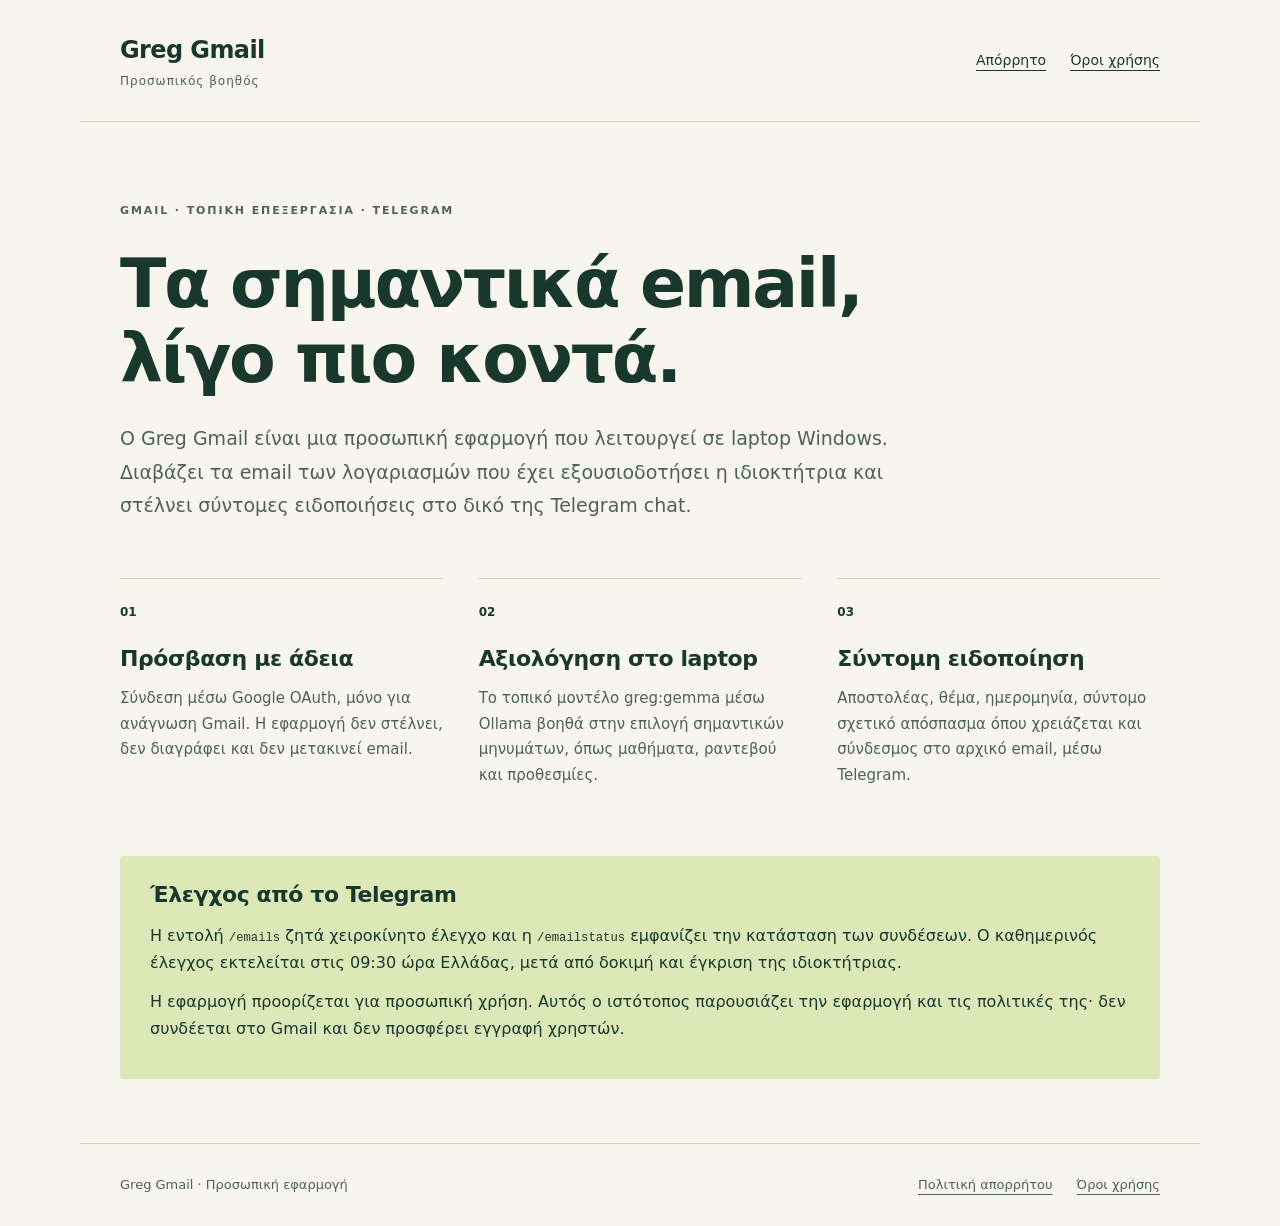
<file: index.html>
<!doctype html>
<html lang="el">
<head><meta name="google-site-verification" content="lABwyt8M_YF7y_vtGxQrZpG8c3XbZHB4sjYU0h1dh_E" /><meta charset="utf-8"><meta name="viewport" content="width=device-width, initial-scale=1"><title>Greg Gmail — Προσωπικός βοηθός email</title><meta name="description" content="Προσωπικός βοηθός για ανάγνωση Gmail στο laptop και σύντομες ειδοποιήσεις Telegram."><link rel="stylesheet" href="style.css"></head>
<body>
<header><a class="brand" href="index.html">Greg Gmail<span>Προσωπικός βοηθός</span></a><nav aria-label="Κύρια πλοήγηση"><a href="privacy.html">Απόρρητο</a><a href="terms.html">Όροι χρήσης</a></nav></header>
<main>
<p class="eyebrow">GMAIL · ΤΟΠΙΚΗ ΕΠΕΞΕΡΓΑΣΙΑ · TELEGRAM</p>
<h1>Τα σημαντικά email,<br>λίγο πιο κοντά.</h1>
<p class="lead">Ο Greg Gmail είναι μια προσωπική εφαρμογή που λειτουργεί σε laptop Windows. Διαβάζει τα email των λογαριασμών που έχει εξουσιοδοτήσει η ιδιοκτήτρια και στέλνει σύντομες ειδοποιήσεις στο δικό της Telegram chat.</p>
<section class="steps" aria-label="Πώς λειτουργεί"><article><span class="number">01</span><h2>Πρόσβαση με άδεια</h2><p>Σύνδεση μέσω Google OAuth, μόνο για ανάγνωση Gmail. Η εφαρμογή δεν στέλνει, δεν διαγράφει και δεν μετακινεί email.</p></article><article><span class="number">02</span><h2>Αξιολόγηση στο laptop</h2><p>Το τοπικό μοντέλο greg:gemma μέσω Ollama βοηθά στην επιλογή σημαντικών μηνυμάτων, όπως μαθήματα, ραντεβού και προθεσμίες.</p></article><article><span class="number">03</span><h2>Σύντομη ειδοποίηση</h2><p>Αποστολέας, θέμα, ημερομηνία, σύντομο σχετικό απόσπασμα όπου χρειάζεται και σύνδεσμος στο αρχικό email, μέσω Telegram.</p></article></section>
<section class="note"><h2>Έλεγχος από το Telegram</h2><p>Η εντολή <code>/emails</code> ζητά χειροκίνητο έλεγχο και η <code>/emailstatus</code> εμφανίζει την κατάσταση των συνδέσεων. Ο καθημερινός έλεγχος εκτελείται στις 09:30 ώρα Ελλάδας, μετά από δοκιμή και έγκριση της ιδιοκτήτριας.</p><p>Η εφαρμογή προορίζεται για προσωπική χρήση. Αυτός ο ιστότοπος παρουσιάζει την εφαρμογή και τις πολιτικές της· δεν συνδέεται στο Gmail και δεν προσφέρει εγγραφή χρηστών.</p></section>
</main><footer><span>Greg Gmail · Προσωπική εφαρμογή</span><a href="privacy.html">Πολιτική απορρήτου</a><a href="terms.html">Όροι χρήσης</a></footer>
</body></html>
</file>
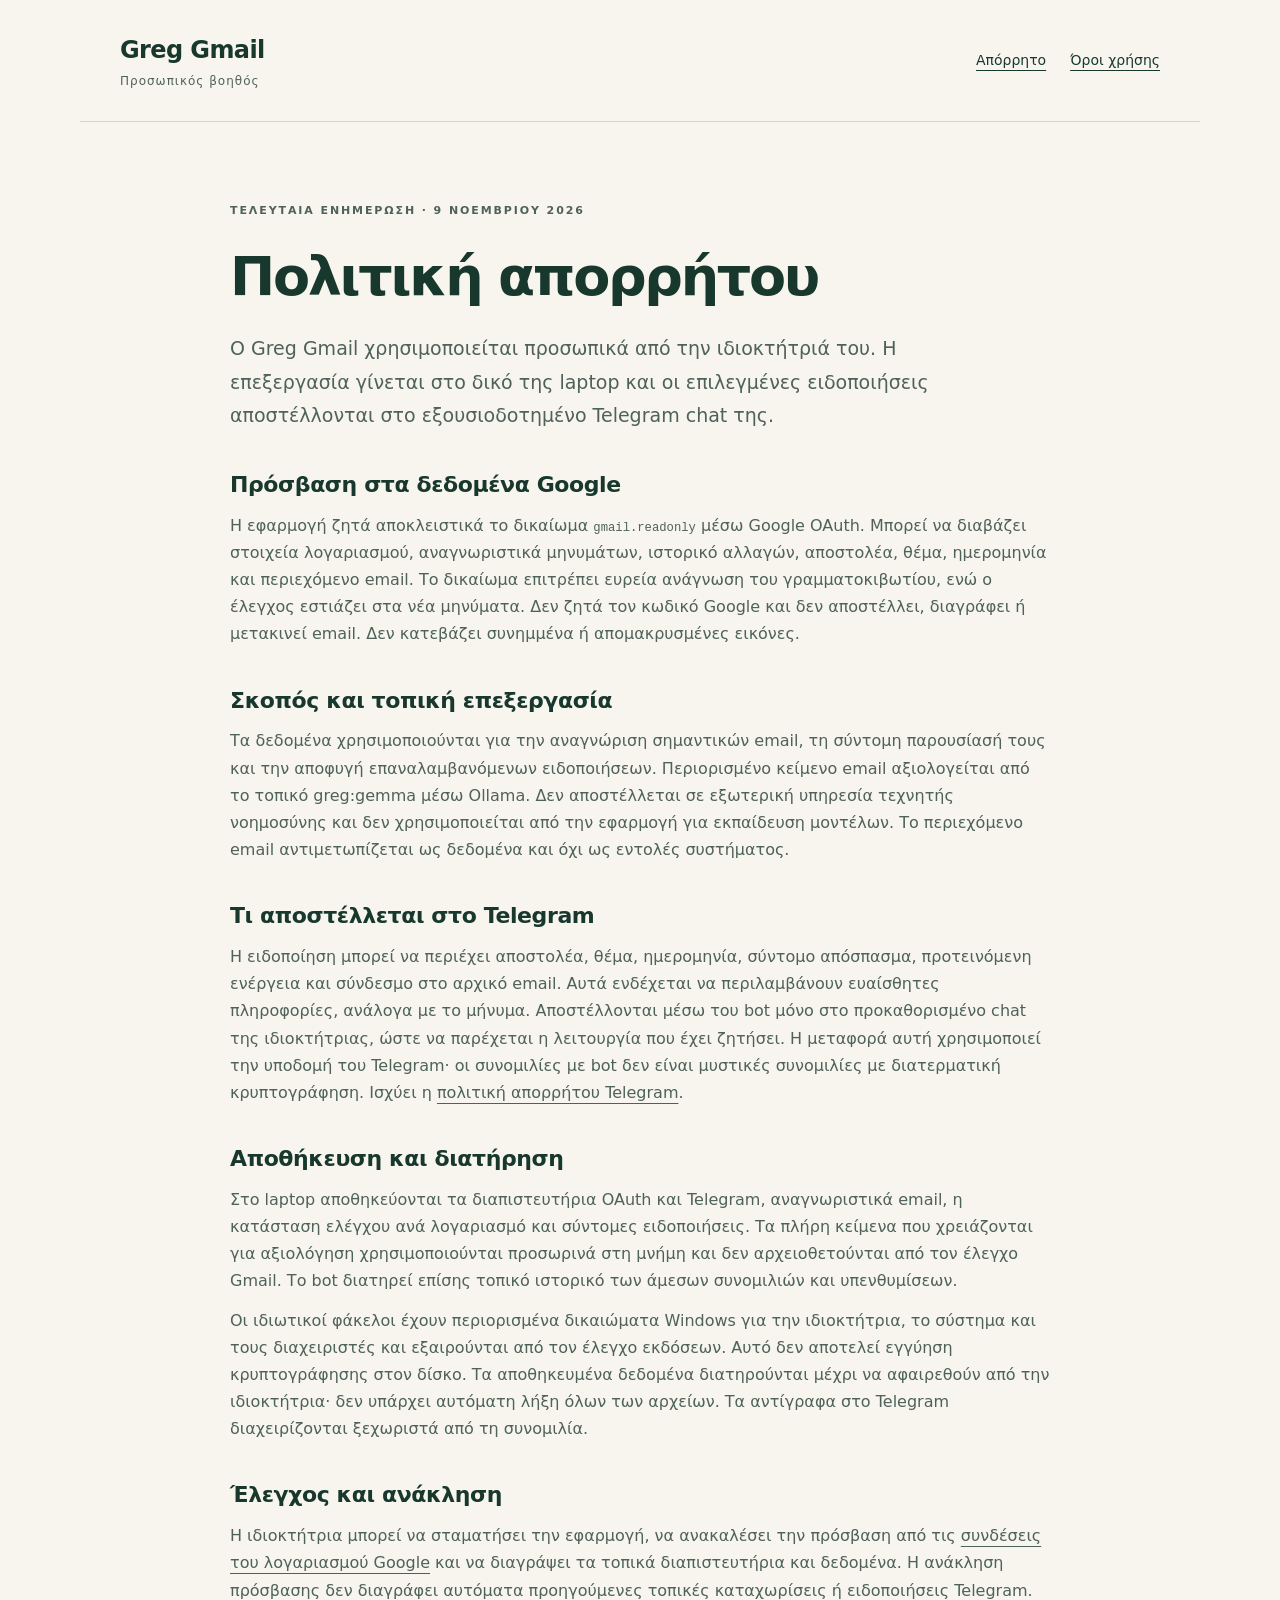
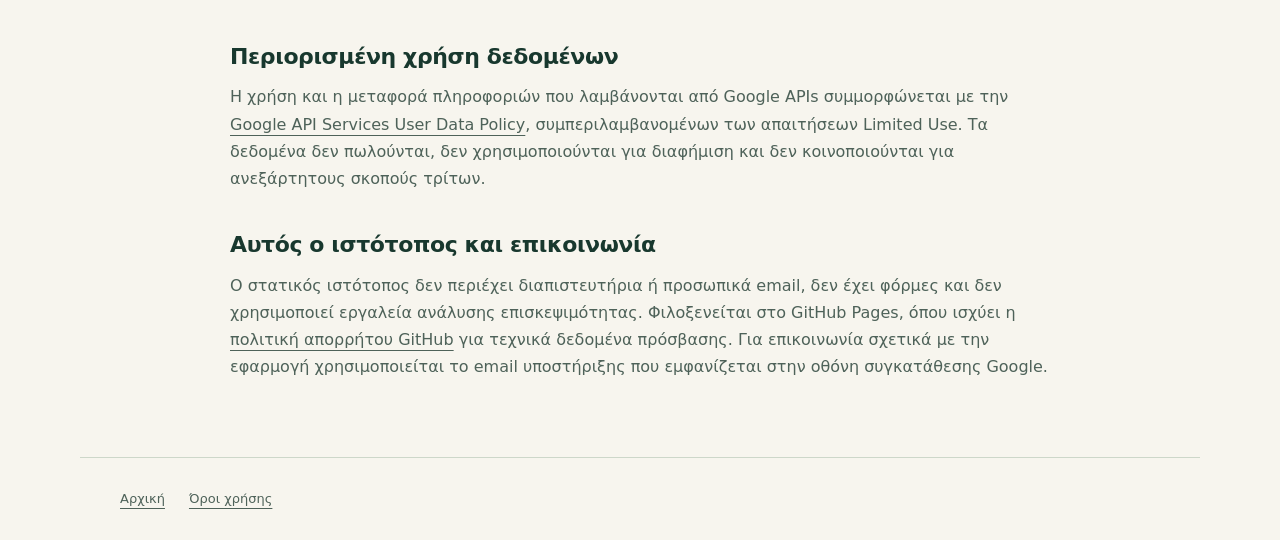
<file: privacy.html>
<!doctype html>
<html lang="el">
<head><meta charset="utf-8"><meta name="viewport" content="width=device-width, initial-scale=1"><title>Πολιτική απορρήτου — Greg Gmail</title><link rel="stylesheet" href="style.css"></head>
<body><header><a class="brand" href="index.html">Greg Gmail<span>Προσωπικός βοηθός</span></a><nav aria-label="Κύρια πλοήγηση"><a href="privacy.html" aria-current="page">Απόρρητο</a><a href="terms.html">Όροι χρήσης</a></nav></header>
<main class="document"><p class="eyebrow">ΤΕΛΕΥΤΑΙΑ ΕΝΗΜΕΡΩΣΗ · 9 ΝΟΕΜΒΡΙΟΥ 2026</p><h1>Πολιτική απορρήτου</h1><p class="lead">Ο Greg Gmail χρησιμοποιείται προσωπικά από την ιδιοκτήτριά του. Η επεξεργασία γίνεται στο δικό της laptop και οι επιλεγμένες ειδοποιήσεις αποστέλλονται στο εξουσιοδοτημένο Telegram chat της.</p>
<h2>Πρόσβαση στα δεδομένα Google</h2><p>Η εφαρμογή ζητά αποκλειστικά το δικαίωμα <code>gmail.readonly</code> μέσω Google OAuth. Μπορεί να διαβάζει στοιχεία λογαριασμού, αναγνωριστικά μηνυμάτων, ιστορικό αλλαγών, αποστολέα, θέμα, ημερομηνία και περιεχόμενο email. Το δικαίωμα επιτρέπει ευρεία ανάγνωση του γραμματοκιβωτίου, ενώ ο έλεγχος εστιάζει στα νέα μηνύματα. Δεν ζητά τον κωδικό Google και δεν αποστέλλει, διαγράφει ή μετακινεί email. Δεν κατεβάζει συνημμένα ή απομακρυσμένες εικόνες.</p>
<h2>Σκοπός και τοπική επεξεργασία</h2><p>Τα δεδομένα χρησιμοποιούνται για την αναγνώριση σημαντικών email, τη σύντομη παρουσίασή τους και την αποφυγή επαναλαμβανόμενων ειδοποιήσεων. Περιορισμένο κείμενο email αξιολογείται από το τοπικό greg:gemma μέσω Ollama. Δεν αποστέλλεται σε εξωτερική υπηρεσία τεχνητής νοημοσύνης και δεν χρησιμοποιείται από την εφαρμογή για εκπαίδευση μοντέλων. Το περιεχόμενο email αντιμετωπίζεται ως δεδομένα και όχι ως εντολές συστήματος.</p>
<h2>Τι αποστέλλεται στο Telegram</h2><p>Η ειδοποίηση μπορεί να περιέχει αποστολέα, θέμα, ημερομηνία, σύντομο απόσπασμα, προτεινόμενη ενέργεια και σύνδεσμο στο αρχικό email. Αυτά ενδέχεται να περιλαμβάνουν ευαίσθητες πληροφορίες, ανάλογα με το μήνυμα. Αποστέλλονται μέσω του bot μόνο στο προκαθορισμένο chat της ιδιοκτήτριας, ώστε να παρέχεται η λειτουργία που έχει ζητήσει. Η μεταφορά αυτή χρησιμοποιεί την υποδομή του Telegram· οι συνομιλίες με bot δεν είναι μυστικές συνομιλίες με διατερματική κρυπτογράφηση. Ισχύει η <a href="https://telegram.org/privacy">πολιτική απορρήτου Telegram</a>.</p>
<h2>Αποθήκευση και διατήρηση</h2><p>Στο laptop αποθηκεύονται τα διαπιστευτήρια OAuth και Telegram, αναγνωριστικά email, η κατάσταση ελέγχου ανά λογαριασμό και σύντομες ειδοποιήσεις. Τα πλήρη κείμενα που χρειάζονται για αξιολόγηση χρησιμοποιούνται προσωρινά στη μνήμη και δεν αρχειοθετούνται από τον έλεγχο Gmail. Το bot διατηρεί επίσης τοπικό ιστορικό των άμεσων συνομιλιών και υπενθυμίσεων.</p><p>Οι ιδιωτικοί φάκελοι έχουν περιορισμένα δικαιώματα Windows για την ιδιοκτήτρια, το σύστημα και τους διαχειριστές και εξαιρούνται από τον έλεγχο εκδόσεων. Αυτό δεν αποτελεί εγγύηση κρυπτογράφησης στον δίσκο. Τα αποθηκευμένα δεδομένα διατηρούνται μέχρι να αφαιρεθούν από την ιδιοκτήτρια· δεν υπάρχει αυτόματη λήξη όλων των αρχείων. Τα αντίγραφα στο Telegram διαχειρίζονται ξεχωριστά από τη συνομιλία.</p>
<h2>Έλεγχος και ανάκληση</h2><p>Η ιδιοκτήτρια μπορεί να σταματήσει την εφαρμογή, να ανακαλέσει την πρόσβαση από τις <a href="https://myaccount.google.com/connections">συνδέσεις του λογαριασμού Google</a> και να διαγράψει τα τοπικά διαπιστευτήρια και δεδομένα. Η ανάκληση πρόσβασης δεν διαγράφει αυτόματα προηγούμενες τοπικές καταχωρίσεις ή ειδοποιήσεις Telegram.</p>
<h2>Περιορισμένη χρήση δεδομένων</h2><p>Η χρήση και η μεταφορά πληροφοριών που λαμβάνονται από Google APIs συμμορφώνεται με την <a href="https://developers.google.com/terms/api-services-user-data-policy">Google API Services User Data Policy</a>, συμπεριλαμβανομένων των απαιτήσεων Limited Use. Τα δεδομένα δεν πωλούνται, δεν χρησιμοποιούνται για διαφήμιση και δεν κοινοποιούνται για ανεξάρτητους σκοπούς τρίτων.</p>
<h2>Αυτός ο ιστότοπος και επικοινωνία</h2><p>Ο στατικός ιστότοπος δεν περιέχει διαπιστευτήρια ή προσωπικά email, δεν έχει φόρμες και δεν χρησιμοποιεί εργαλεία ανάλυσης επισκεψιμότητας. Φιλοξενείται στο GitHub Pages, όπου ισχύει η <a href="https://docs.github.com/en/site-policy/privacy-policies/github-general-privacy-statement">πολιτική απορρήτου GitHub</a> για τεχνικά δεδομένα πρόσβασης. Για επικοινωνία σχετικά με την εφαρμογή χρησιμοποιείται το email υποστήριξης που εμφανίζεται στην οθόνη συγκατάθεσης Google.</p>
</main><footer><a href="index.html">Αρχική</a><a href="terms.html">Όροι χρήσης</a></footer></body></html>
</file>
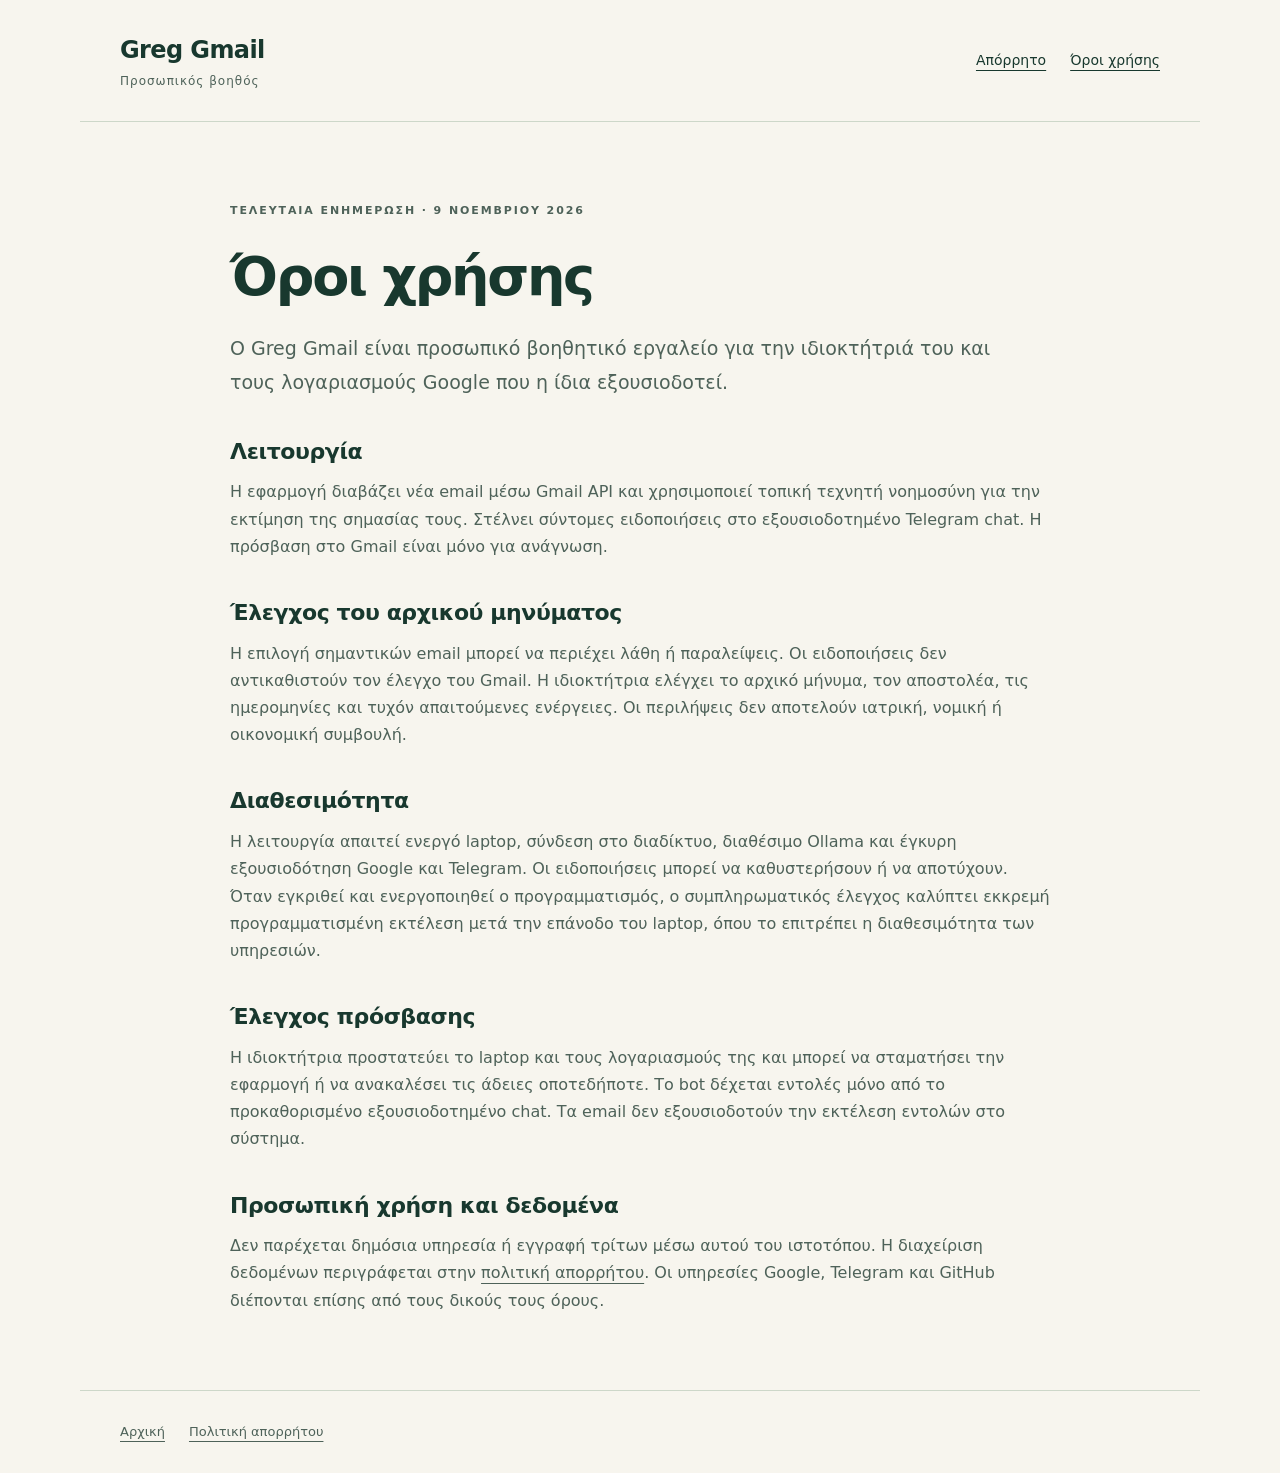
<file: terms.html>
<!doctype html>
<html lang="el">
<head><meta charset="utf-8"><meta name="viewport" content="width=device-width, initial-scale=1"><title>Όροι χρήσης — Greg Gmail</title><link rel="stylesheet" href="style.css"></head>
<body><header><a class="brand" href="index.html">Greg Gmail<span>Προσωπικός βοηθός</span></a><nav aria-label="Κύρια πλοήγηση"><a href="privacy.html">Απόρρητο</a><a href="terms.html" aria-current="page">Όροι χρήσης</a></nav></header>
<main class="document"><p class="eyebrow">ΤΕΛΕΥΤΑΙΑ ΕΝΗΜΕΡΩΣΗ · 9 ΝΟΕΜΒΡΙΟΥ 2026</p><h1>Όροι χρήσης</h1><p class="lead">Ο Greg Gmail είναι προσωπικό βοηθητικό εργαλείο για την ιδιοκτήτριά του και τους λογαριασμούς Google που η ίδια εξουσιοδοτεί.</p>
<h2>Λειτουργία</h2><p>Η εφαρμογή διαβάζει νέα email μέσω Gmail API και χρησιμοποιεί τοπική τεχνητή νοημοσύνη για την εκτίμηση της σημασίας τους. Στέλνει σύντομες ειδοποιήσεις στο εξουσιοδοτημένο Telegram chat. Η πρόσβαση στο Gmail είναι μόνο για ανάγνωση.</p>
<h2>Έλεγχος του αρχικού μηνύματος</h2><p>Η επιλογή σημαντικών email μπορεί να περιέχει λάθη ή παραλείψεις. Οι ειδοποιήσεις δεν αντικαθιστούν τον έλεγχο του Gmail. Η ιδιοκτήτρια ελέγχει το αρχικό μήνυμα, τον αποστολέα, τις ημερομηνίες και τυχόν απαιτούμενες ενέργειες. Οι περιλήψεις δεν αποτελούν ιατρική, νομική ή οικονομική συμβουλή.</p>
<h2>Διαθεσιμότητα</h2><p>Η λειτουργία απαιτεί ενεργό laptop, σύνδεση στο διαδίκτυο, διαθέσιμο Ollama και έγκυρη εξουσιοδότηση Google και Telegram. Οι ειδοποιήσεις μπορεί να καθυστερήσουν ή να αποτύχουν. Όταν εγκριθεί και ενεργοποιηθεί ο προγραμματισμός, ο συμπληρωματικός έλεγχος καλύπτει εκκρεμή προγραμματισμένη εκτέλεση μετά την επάνοδο του laptop, όπου το επιτρέπει η διαθεσιμότητα των υπηρεσιών.</p>
<h2>Έλεγχος πρόσβασης</h2><p>Η ιδιοκτήτρια προστατεύει το laptop και τους λογαριασμούς της και μπορεί να σταματήσει την εφαρμογή ή να ανακαλέσει τις άδειες οποτεδήποτε. Το bot δέχεται εντολές μόνο από το προκαθορισμένο εξουσιοδοτημένο chat. Τα email δεν εξουσιοδοτούν την εκτέλεση εντολών στο σύστημα.</p>
<h2>Προσωπική χρήση και δεδομένα</h2><p>Δεν παρέχεται δημόσια υπηρεσία ή εγγραφή τρίτων μέσω αυτού του ιστοτόπου. Η διαχείριση δεδομένων περιγράφεται στην <a href="privacy.html">πολιτική απορρήτου</a>. Οι υπηρεσίες Google, Telegram και GitHub διέπονται επίσης από τους δικούς τους όρους.</p>
</main><footer><a href="index.html">Αρχική</a><a href="privacy.html">Πολιτική απορρήτου</a></footer></body></html>
</file>
<file: style.css>
:root{color-scheme:light;--paper:#f7f5ee;--ink:#18382e;--muted:#4e6259;--rule:#cdd7c9;--accent:#dce8b8}*{box-sizing:border-box}body{margin:0;background:var(--paper);color:var(--ink);font-family:system-ui,-apple-system,"Segoe UI",sans-serif;line-height:1.7}header,main,footer{max-width:1120px;margin:auto;padding:30px 40px}header{display:flex;justify-content:space-between;align-items:center;gap:24px;border-bottom:1px solid var(--rule)}a{color:inherit;text-underline-offset:5px}a:hover{color:#476118}a:focus-visible{outline:3px solid #587025;outline-offset:6px}.brand{font-size:24px;font-weight:750;text-decoration:none;letter-spacing:-.6px}.brand span{display:block;font-size:12px;font-weight:500;letter-spacing:1px;color:var(--muted)}nav{display:flex;gap:24px;font-size:14px}main{padding-top:68px;padding-bottom:64px}.eyebrow{font-size:11px;letter-spacing:1.9px;font-weight:700;color:var(--muted)}h1{font-size:clamp(36px,5.5vw,68px);line-height:1.1;letter-spacing:-2.3px;font-weight:650;margin:26px 0}h2{font-size:22px;line-height:1.35;letter-spacing:-.4px;margin:20px 0 12px}p{margin:12px 0}.lead{max-width:790px;font-size:19px;color:var(--muted);line-height:1.75}.steps{display:grid;grid-template-columns:repeat(3,1fr);gap:36px;margin:56px 0}.steps article{border-top:1px solid var(--rule);padding-top:18px}.steps p{font-size:15px;color:var(--muted)}.number{font-size:12px;font-weight:700}.note{padding:24px 30px;background:var(--accent);border-radius:3px}.note h2{margin-top:0}.document{max-width:900px}.document h1{font-size:clamp(36px,5vw,54px)}.document h2{margin-top:38px}.document p{color:var(--muted)}code{font-size:.94em;overflow-wrap:anywhere}footer{display:flex;gap:24px;flex-wrap:wrap;border-top:1px solid var(--rule);font-size:13px;color:var(--muted)}footer span{margin-right:auto}@media(max-width:650px){header,main,footer{padding-left:22px;padding-right:22px}header{align-items:flex-start;flex-direction:column;gap:14px}main{padding-top:40px}h1{letter-spacing:-1.4px}.lead{font-size:17px}.steps{grid-template-columns:1fr;gap:22px;margin:36px 0}.note{padding:22px}.document h2{font-size:21px}footer{gap:12px 20px}}
</file>
